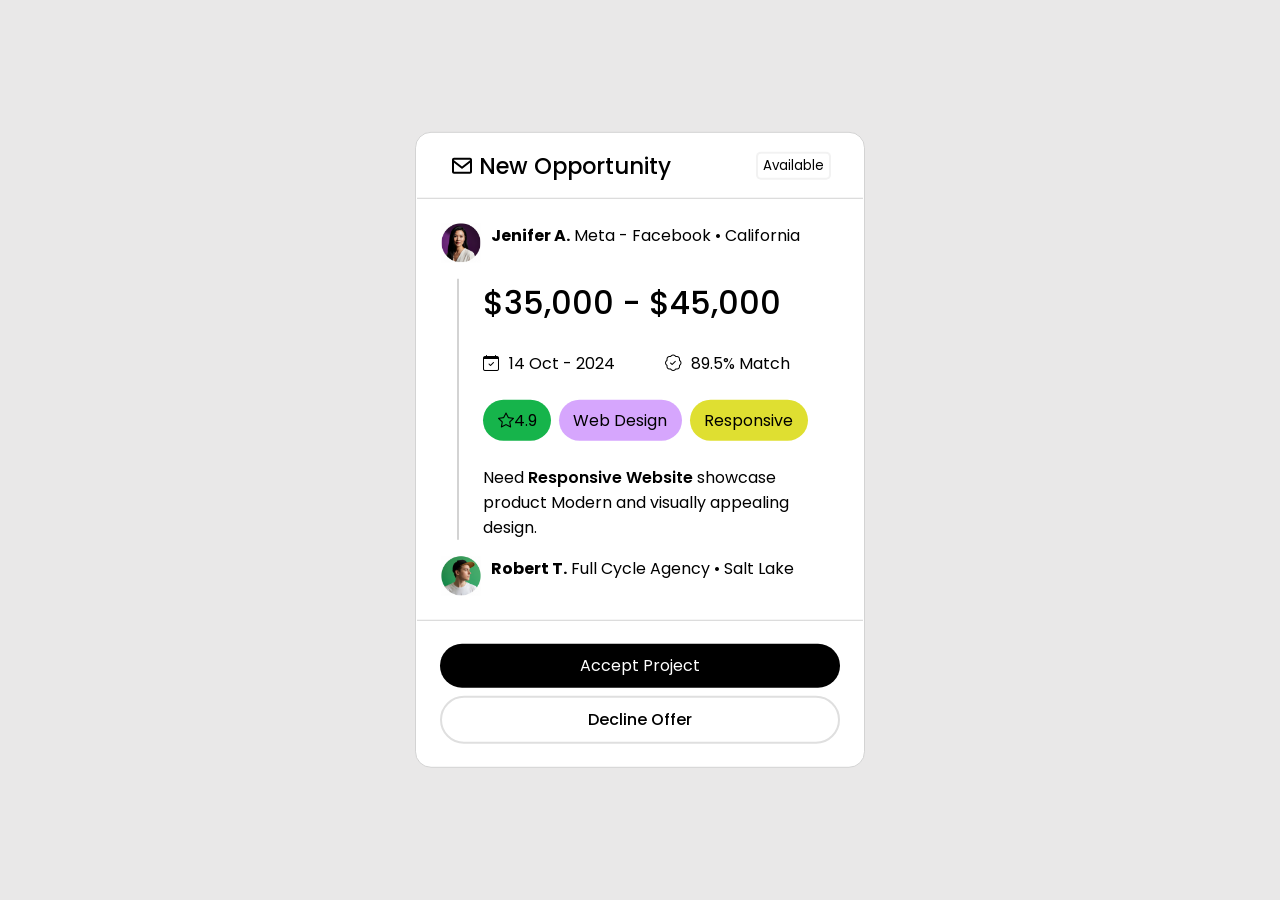
<file: cha lendo/index.html>
<!DOCTYPE html>
<html lang="pt-br">
<head>
    <meta charset="UTF-8">
    <meta name="viewport" content="width=device-width, initial-scale=1.0">
    <link href='https://unpkg.com/boxicons@2.1.4/css/boxicons.min.css' rel='stylesheet'>
    <link rel="stylesheet" href="style.css">
    <link rel="stylesheet" href="https://cdn.jsdelivr.net/npm/bootstrap-icons@1.11.3/font/bootstrap-icons.css"/>
    <title>chá leno</title>
</head>
<body>
    <div class="container">
            <header>
                    <img src="bx-envelope.svg">
                    <h2 class="NO">New Opportunity</h2>
                    <button class="button">Available</button>
            </header>
            <main>
                <div class="perfis">
                    <img src="Design sem nome.svg" width="40rem" height="40rem">
                    <p><span>Jenifer A.</span> Meta - Facebook • California</p>
                </div>

                <div class="info">
                    <p class="dnr">$35,000 - $45,000</p>

                <div class="features">
                    <i class="bi bi-calendar-check"></i>
                    <p class="date"> 14 Oct - 2024 </p>
                    <i class="bi bi-patch-check"></i>
                    <p>89.5% Match</p>
                </div>

                    <ul>
                        <li class="li g"><i class="bi bi-star"></i>4.9</li>
                        <li class="li p">Web Design</li>
                        <li class="li y">Responsive</li>
                    </ul>
                    <p class="text">Need <span>Responsive Website</span> showcase product Modern and visually appealing design.</p>
                </div>

                <div class="perfis">
                    <img src="cara.svg" width="40rem" height="40rem">
                    <p> <span>Robert T.</span> Full  Cycle Agency • Salt Lake</p>
                </div>
            </main>
            <footer>
                <button id="accept">Accept Project</button>
                <button id="decline">Decline Offer</button>
            </footer>

    </div>


            
            

    


    </body>
</body>
</html>
</file>
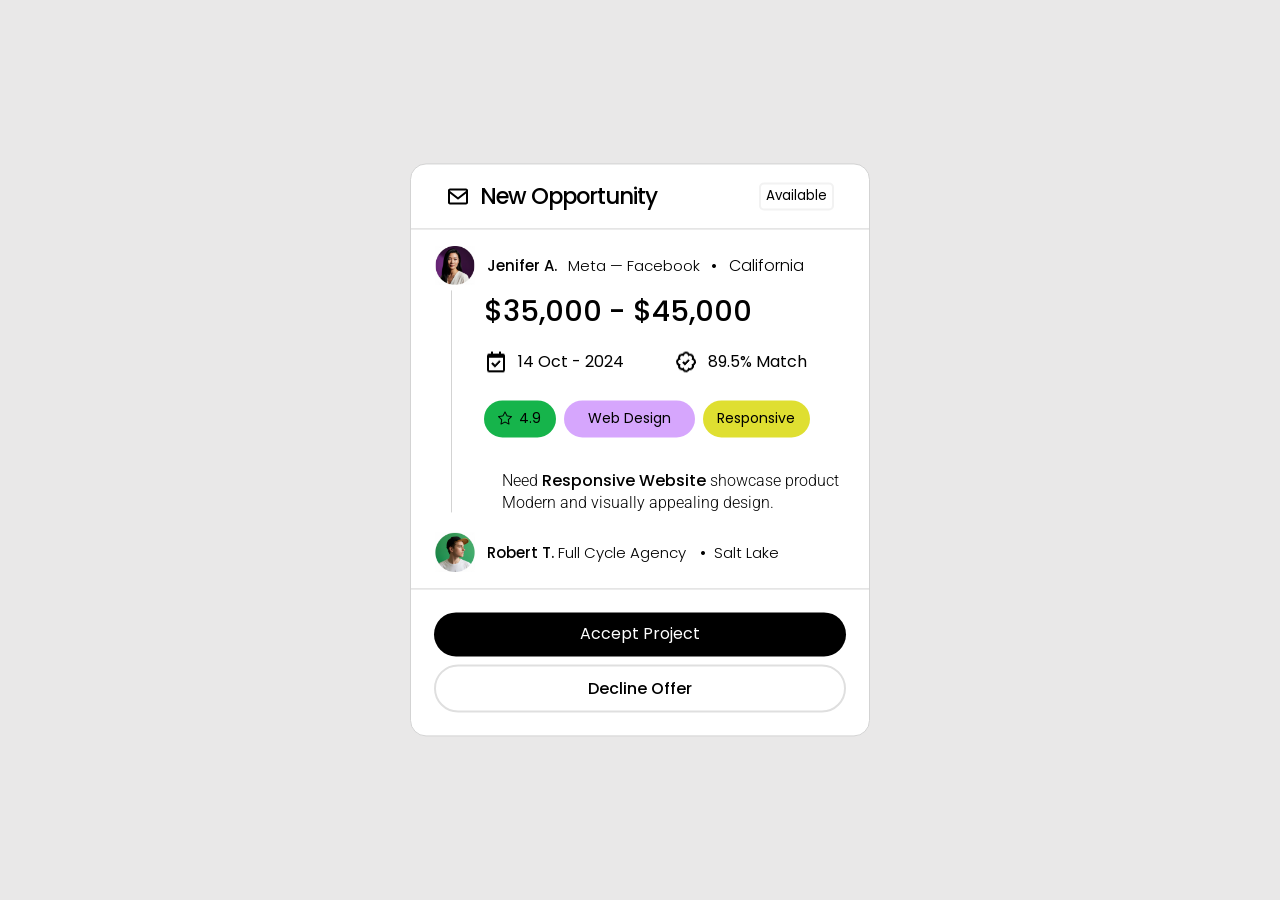
<file: chá leno(Versão Matheus)/index.html>
<!DOCTYPE html>
<html lang="pt-br">
<head>
    <meta charset="UTF-8">
    <meta name="viewport" content="width=device-width, initial-scale=1.0">
    <link href='https://unpkg.com/boxicons@2.1.4/css/boxicons.min.css' rel='stylesheet'>
    <link rel="stylesheet" href="style.css">
      <link rel="stylesheet" href="https://unpkg.com/aos@next/dist/aos.css" />
    <link rel="stylesheet" href="https://cdn.jsdelivr.net/npm/bootstrap-icons@1.11.3/font/bootstrap-icons.css"/>
    <title>chá leno</title>
</head>
<body>
    <div class="container">
            <header>
                    <img src="bx-envelope.svg">
                    <h2 class="NO">New Opportunity</h2>
                    <button class="button">Available</button>
            </header>

            <main>
                <div class="perfis" id="perfil-coreana">
                    <img src="mulher-coreana.svg" width="40rem" height="40rem">
                    <p><span>Jenifer A.</span> Meta &mdash; Facebook <span class="bull">&bull;</span><span class="california"> California</span></p>
                </div>

                <div class="info">
                    <p class="dnr">$35,000 - $45,000</p>

                    <div class="features">
                        <img class="icon" src="[data-uri]"/>
                        <p class="date"> 14 Oct - 2024 </p>
                        <img class="icon" src="[data-uri]"/>
                        <p>89.5% Match</p>
                    </div>

                    <ul>
                        <li class="li g"><i class="bi bi-star" id="star"></i>4.9</li>
                        <li class="li p">Web Design</li>
                        <li class="li y">Responsive</li>
                    </ul>
                    <p class="text">Need <span>Responsive Website</span> showcase product Modern and visually appealing design.</p>
                </div>

                <div class="perfis" id="perfil-do-cara">
                    <img src="cara.svg" width="40rem" height="40rem">
                    <p> <span>Robert T.</span> Full  Cycle Agency <span class="bull2">&bull;</span> Salt Lake</p>
                </div>
            </main>

            <footer>
                <button id="accept">Accept Project</button>
                <button id="decline">Decline Offer</button>
            </footer>
    </div>
      <script src="https://unpkg.com/aos@next/dist/aos.js"></script>
  <script>
    AOS.init();
  </script>
</body>
</html>
</file>
<file: cha lendo/style.css>
@import url('https://fonts.googleapis.com/css2?family=Poppins:wght@400;500;600;700&display=swap');

*{
    padding: 0;
    margin: 0;
    box-sizing: border-box;
    font-family: poppins,sans-serif;
}

ul {
    list-style: none;
    display: flex;
    flex-flow: row;
    gap: .5rem;
    align-items: center;
}

body {
    user-select: none;
    background-color: rgb(233, 232, 232);
    height: 100dvh;
    overflow: hidden;
}

span{

    font-weight: 700;

}

.container {
    display: flex;
    background-color: white;
    justify-content: center;
    padding: .1%;
    align-items: center;
    width: 28.125rem;
    flex-direction: column;
    border-radius: 1rem;
    border: solid #d3d3d3 .1rem;
    position: absolute;
    top: 50%;
    left: 50%;
    transform: translate(-50%, -50%);
}

header {
    display: flex;
    justify-content: center;
    align-items: center;
    gap: 5px;
    width: 100%;
    border-bottom: solid #d3d3d3 .1rem;
    font-size: 0.938rem;
    padding: 0.938rem 0.313rem;
}

.bx bx-envelope bx-data {
    position: absolute;
    top: 50%;
    transform: translateY(-50%);
}
.NO {
    position: relative;
    font-weight: 500;
}

.button {
    margin-left: 80px;
    padding: 0.125rem 0.313rem;
    border-radius: 5px;
    background-color: #fff;
    border: 2px solid rgb(233, 233, 233, 0.6);
}

main{

    display: flex;
    flex-direction: column;
    align-content: end;
    width: 100%;
    gap: 1rem;
    padding: 1.5rem;

}

.features {
    display: flex;
    gap: 0.625rem;
}

.date {
    margin-right: 2.5rem;
}

.perfis {
    display: flex;
    justify-content: center;
    align-self: flex-start;
    gap: 0.625rem;

}

.info{

    border-left: 2px solid #d3d3d3;
    text-wrap: wrap;
    display: flex;
    padding-left: 1.5rem;
    gap: 1.5rem;
    flex-direction: column;
    width: 21.875rem;
    margin-left: 1rem;

}

.dnr{

    font-weight: 500;
    font-size: 2rem;

}

text{

    padding-left: 2rem;
}

li{
    padding: .5rem .9rem .5rem;
    border-radius: 2rem;
    text-wrap: nowrap;

}

.g {
    background-color: rgb(22, 180, 75);
}

.p {
    background-color: rgba(196, 126, 253, 0.692);
}

.y {
    background-color: rgb(223, 223, 49);
}

.info span{

    font-weight: 600;

}

footer {
    border-top: solid #d3d3d3 .1rem;
    display: flex;
    align-items: center;
    justify-content: center;
    flex-direction: column;
    width: 100%;
    gap: .5rem;
    padding: 5%;
}
footer button {
    width: 100%;
    padding: .6rem;
    background: none;
    border-radius: 3rem;
    border-style: none; 
    cursor: pointer;
    font-size: 1rem ;
} 

#accept {
    background-color: black;
    color: white;
}
#accept:hover {
    transform: scale(1.01);
    transition: transform 0.3s ease;
}
#accept:active {
    transform: scale(0.96);
    transition: transform 0.3s ease;
}
#decline {
    font-weight: 500;
    border: 2px solid rgb(223, 223, 223);
}
#decline:hover {
    transform: scale(1.01);
    background-color: rgb(223, 223, 223);
    transition: transform 0.3s ease;
}
#decline:active {
    transform: scale(0.96);
    transition: transform 0.3s ease;
}
</file>
<file: chá leno(Versão Matheus)/style.css>
@charset "UTF-8";

@import url('https://fonts.googleapis.com/css2?family=Poppins:wght@400;500;600;700&display=swap');
@import url('https://fonts.googleapis.com/css2?family=Poppins:wght@100;200;300;400;500;600;700&family=Roboto:ital,wght@0,100..900;1,100..900&display=swap');

*{
    padding: 0;
    margin: 0;
    box-sizing: border-box;
    font-family: poppins,sans-serif;
}

body {
    user-select: none;
    background-color: rgb(233, 232, 232);
    height: 100dvh;
    overflow: hidden;
}

/*div maior*/
.container {
    display: flex;
    background-color: white;
    justify-content: center;
    align-items: center;
    width: 460px;
    flex-direction: column;
    border-radius: 1rem;
    border: solid #d3d3d3 .1rem;
    position: absolute;
    top: 50%;
    left: 50%;
    transform: translate(-50%, -50%);
}

header {
    display: flex;
    justify-content: center;
    align-items: center;
    width: 100%;
    border-bottom: solid #d3d3d3 .1rem;
    font-size: 0.938rem;
    padding: 15px 35px;
    animation: fadeDown 0.5s ease;
}

@keyframes fadeDown {
    from {
        opacity: 0;
        transform: translateY(-30px);
    }
    to {
        opacity: 1;
        transform: translateY(0);
    }
}

header img {
    margin-right: 0.625rem;
}

/*h2 do header*/
.NO {
    font-weight: 500;
    letter-spacing: -1px;
}

/*botão do header*/
.button {
    margin-left: auto;
    padding: 0.125rem 0.313rem;
    border-radius: 5px;
    background-color: #fff;
    border: 2px solid rgb(233, 233, 233, 0.6);
}

main {
    display: flex;
    flex-direction: column;
    align-content: end;
    width: 100%;
    padding: 1.0rem 1.5rem;
}

/*Perfis do main*/
.perfis {
    display: flex;
    justify-content: center;
    align-items: center;
    align-self: flex-start;
    gap: 0.625rem;
    animation: fadeDown 1s ease;
}

.perfis span {
    margin-left: 0.125rem;
    font-weight: 500;
}

.perfis p {
    font-size: 15px;
    font-weight: 300;
}

#perfil-do-cara {
    margin-top: 20px;
}
#perfil-do-cara .bull2{
    margin-left: 10px;
    margin-right: 3px;
}

#perfil-coreana {
    margin-bottom: 5px;
}
#perfil-coreana span {
    margin-right: 7px;
}
#perfil-coreana .california {
    font-size: 16px;
    font-weight: 300;
    margin-left: 0;
}
#perfil-coreana .bull {
    margin-left: 7px;
}

/*spans dos perfis e do info*/
span {
    font-weight: 700;
}

/*conteúdo central*/
.info{

    border-left: 1px solid #d3d3d3;
    text-wrap: wrap;
    display: flex;
    padding-left: 2rem;
    gap: 1rem;
    flex-direction: column;
    width: 25.875rem;
    margin-left: 1rem;
    margin-bottom: 0;
    animation: fadeDown 1.5s ease;
}

/*informações de dólares/dinheiro*/
.dnr{
    font-weight: 500;
    font-size: 1.8rem;
}

/*dados de data e porcentagem*/
.features {
    display: flex;
    gap: 0.625rem;
}

/*data*/
.date {
    margin-right: 2.5rem;
    position: relative;
}

/* lista dos tópicos centrais */
ul {
    list-style: none;
    display: flex;
    flex-flow: row;
    gap: .5rem;
    align-items: center;
    padding-top: 10px;
}

/*elementos da lista*/
li{
    padding: .5rem .9rem .5rem;
    border-radius: 2rem;
    font-size: 14px;
    text-wrap: nowrap;
}

.g {
    background-color: rgb(22, 180, 75);
}
#star {
    margin-right: 7px;
}

.p {
    background-color: rgba(196, 126, 253, 0.692);
    padding: .5rem  1.5rem .5rem;
}

.y {
    background-color: rgb(223, 223, 49);
}

.text{
    padding-left: 1.1rem;
    font-weight: 300;
    font-family: roboto, sans serif;
    padding-top: 15px;
}

.info span{
    font-weight: 500;
}

/*container dos botões */
footer {
    border-top: solid #d3d3d3 .1rem;
    display: flex;
    align-items: center;
    justify-content: center;
    flex-direction: column;
    width: 100%;
    gap: .5rem;
    padding: 5%;
}
footer button {
    width: 100%;
    padding: .6rem;
    background: none;
    border-radius: 3rem;
    border-style: none; 
    cursor: pointer;
    font-size: 1rem ;
    animation: fadeDown 1.5s ease;
} 

#accept {
    background-color: black;
    color: white;
}
#accept:hover {
    transform: scale(1.01);
    transition: transform 0.3s ease;
}
#accept:active {
    transform: scale(0.96);
    transition: transform 0.3s ease;
}


#decline {
    font-weight: 500;
    border: 2px solid rgb(223, 223, 223);
}
#decline:hover {
    transform: scale(1.01);
    background-color: rgb(223, 223, 223);
    transition: transform 0.3s ease;
}
#decline:active {
    transform: scale(0.96);
    transition: transform 0.3s ease;
}
</file>
